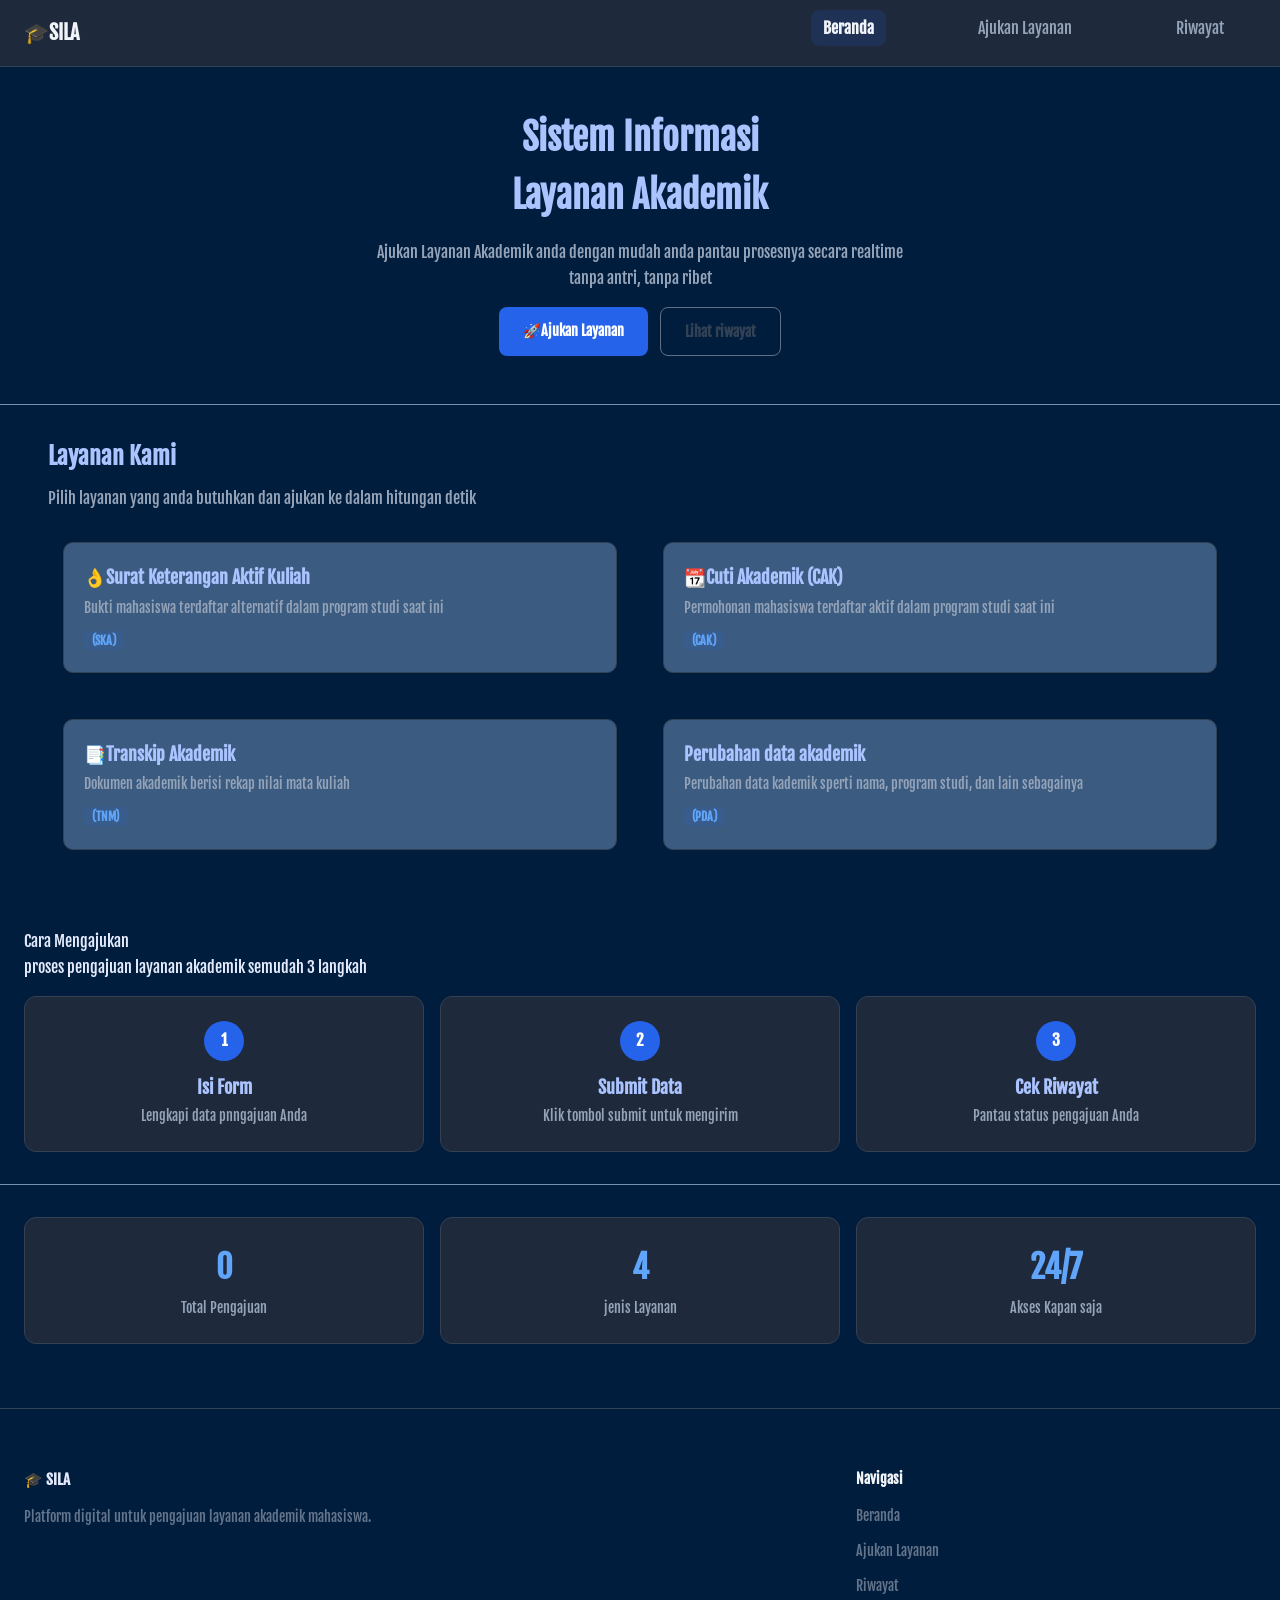
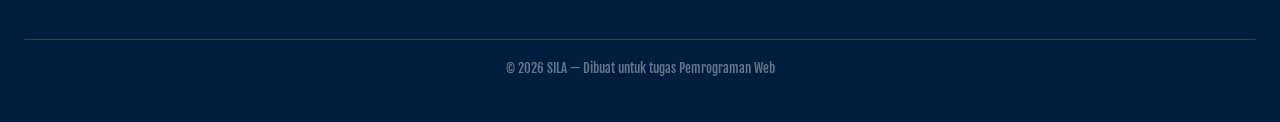
<file: index.html>
<!DOCTYPE html>
<html lang="en">
<head>
    <title>SILA - Sistem Informasi Layanan Akademik</title>
    <link rel = "stylesheet" href = "css/style.css">
    <link rel="preconnect" href="https://fonts.googleapis.com">
    <link rel="preconnect" href="https://fonts.gstatic.com" crossorigin>
    <link href="https://fonts.googleapis.com/css2?family=Fjalla+One&display=swap" rel="stylesheet">
</head>
<body>
    <!-- h1 = awal header -->
    <header class = "navbar">
        <div class = "navbar-inner container">
            <a href = "index.html" class = "logo">🎓SILA</a>
            <input type="checkbox" id="nav-toggle" class ="nav-toggle">
            <label for="nav-toggle" class = "nav-toggle-label">
                <span></span>
                <span></span>
                <span></span>
            </label>
            <nav>
                <ul class="nav-menu">
                    <li><a href = "index.html" class = "active">Beranda</a></li>
                    <li><a href = "ajukan.html">Ajukan Layanan</a></li>
                    <li><a href = "riwayat.html">Riwayat</a></li>
                </ul>
            </nav>
        </div>
    </header>
    <hr>
    <!-- Akhir Header -->

    <!-- awal main -->
     <!-- Hero -->
    <main>
        <section class = "hero">
            <div class="container">
                <h1>Sistem Informasi<br>Layanan Akademik</h1>
                <p> Ajukan Layanan Akademik anda dengan mudah anda pantau prosesnya secara realtime <br> tanpa antri, tanpa ribet</p>
                <div class = "hero-button">
                    <a href  = "ajukan.html" class=" btn btn-primary"> 🚀Ajukan Layanan</a>
                    <a href  = "riwayat.html" class=" btn btn-outline"> Lihat riwayat</a>
                </div>
            </div>
            
        </section>
        <hr>

        <!-- Daftar Layanan -->
        <section class = "section">
            <div class=" container">
                <h2> Layanan Kami</h2>
                <p class = "section-desc">Pilih layanan yang anda butuhkan dan ajukan ke dalam hitungan detik</p>
                <div class = "cards-grid">
                    <article class = "card">
                        <h3>👌Surat Keterangan Aktif Kuliah</h3>
                        <p> Bukti mahasiswa terdaftar alternatif dalam program studi saat ini</p>
                        <span class="cards-code">(SKA)</span>
                    </article>

                    <article class = "card">
                        <h3>📆Cuti Akademik (CAK)</h3>
                        <p> Permohonan mahasiswa terdaftar aktif dalam program studi saat ini</p>
                        <span class="cards-code">(CAK)</span>
                    </article>

                    <article class = "card">
                        <h3>📑Transkip Akademik</h3>
                        <p>Dokumen akademik berisi rekap nilai mata kuliah</p>
                        <span class="cards-code">(TNM)</span>
                    </article>

                    <article class = "card">
                        <h3>Perubahan data akademik</h3>
                        <p>Perubahan data kademik sperti nama, program studi, dan lain sebagainya</p>
                        <span class="cards-code">(PDA)</span>
                    </article>
                </div>
            </div>
        </section>

        <!-- Cara Mengajukan -->
        <section class = "section">
            <div class = "container>"
                <h2>Cara Mengajukan</h2>
                <p class = >proses pengajuan layanan akademik semudah 3 langkah</p>
                <div class = "steps-grid">
                    <div class = "step">
                        <div class ="step-number">1</div>
                        <h3>Isi Form</h3>
                        <p> Lengkapi data pnngajuan Anda</p>
                    </div>
                    <div class = "step">
                        <div class ="step-number">2</div>
                        <h3>Submit Data</h3>
                        <p>Klik tombol submit untuk mengirim</p>
                    </div>
                    <div class = "step">
                        <div class ="step-number">3</div>
                        <h3>Cek Riwayat</h3>
                        <p> Pantau status pengajuan Anda</p>
                    </div>
                </div>
            </div>
        </section>
        <hr>

        <!-- Statistik -->
        <section class = "section">
                <div class = "statistik-grid">
                    <div class = "statistik">
                        <div class = "stats-number">0</div>
                        <div class = "stats-label">Total Pengajuan</div>
                    </div>
                    <div class = "statistik">
                        <div class = "stats-number">4</div>
                        <div class = "stats-label">jenis Layanan</div>
                    </div>
                    <div class = "statistik">
                        <div class = "stats-number">24/7</div>
                        <div class = "stats-label">Akses Kapan saja</div>
                    </div>
                </div>
            </div>
        </section>
    </main>

    <!-- Akhir main -->
    <!-- awal footer -->
    <!-- FOOTER -->
    <footer class="footer">
        <div class="container footer-inner">
            <div>
                <strong>🎓 SILA</strong>
                <p>Platform digital untuk pengajuan layanan akademik mahasiswa.</p>
            </div>
            <div class= "footer-nav">
                <h4>Navigasi</h4>
                <ul>
                    <li><a href="index.html">Beranda</a></li>
                    <li><a href="ajukan.html">Ajukan Layanan</a></li>
                    <li><a href="riwayat.html">Riwayat</a></li>
                </ul>
            </div>
        </div>
        <div class="footer-bottom">
            <div class="container">
                <p>&copy; 2026 SILA — Dibuat untuk tugas Pemrograman Web</p>
            </div>
        </div>
    </footer>

</body>

</html>
</file>
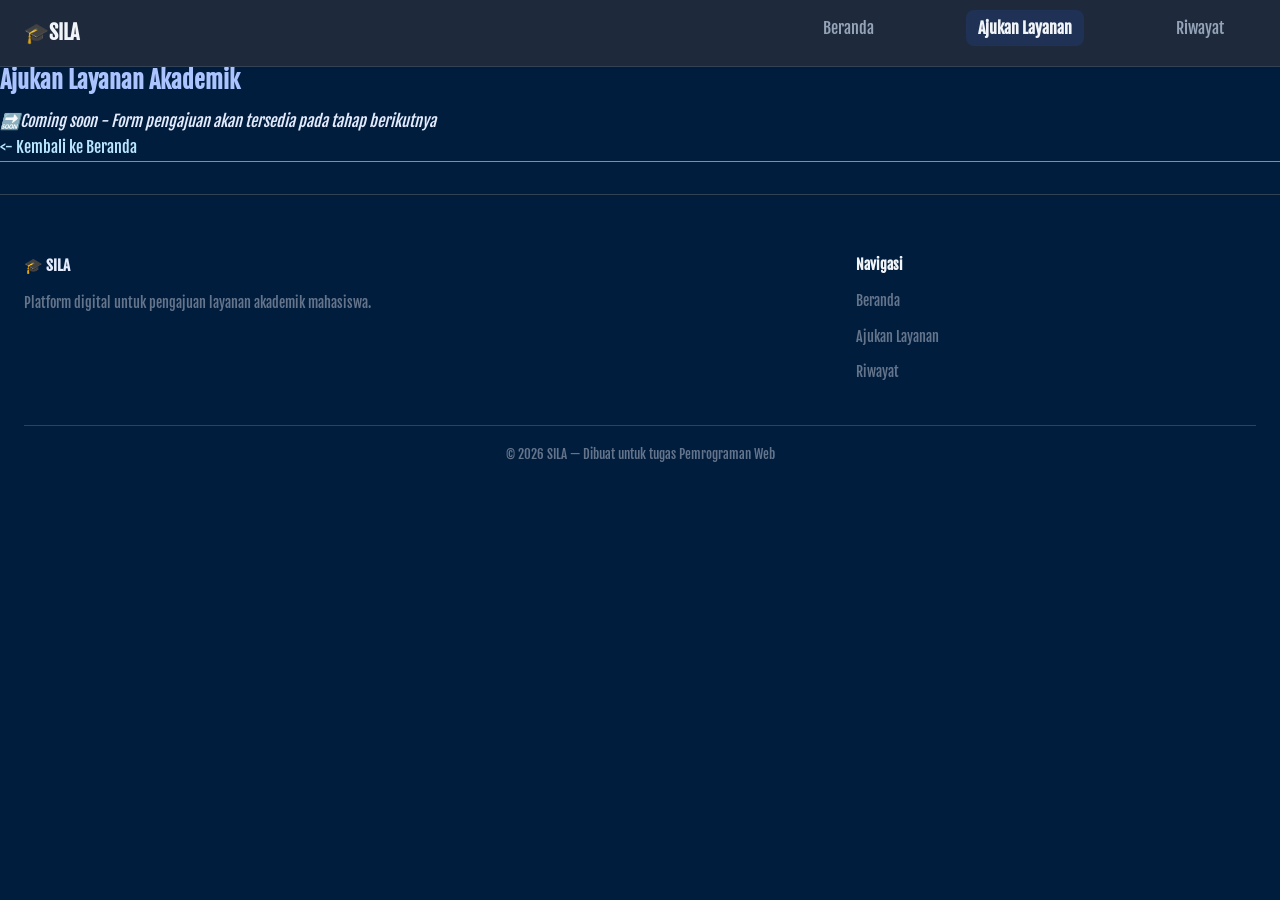
<file: ajukan.html>
<!DOCTYPE html>
<html lang="en">
<head>
    <title>SILA - Sistem Informasi Layanan Akademik</title>
    <link rel = "stylesheet" href = "css/style.css">
    <link rel="preconnect" href="https://fonts.googleapis.com">
    <link rel="preconnect" href="https://fonts.gstatic.com" crossorigin>
    <link href="https://fonts.googleapis.com/css2?family=Fjalla+One&display=swap" rel="stylesheet">
</head>
<body>
    <!-- h1 = awal header -->
    <header class = "navbar">
        <div class = "navbar-inner container">
            <a href = "index.html" class = "logo">🎓SILA</a>
            <input type="checkbox" id="nav-toggle" class ="nav-toggle">
            <label for="nav-toggle" class = "nav-toggle-label">
                <span></span>
                <span></span>
                <span></span>
            </label>
            <nav>
                <ul class="nav-menu">
                    <li><a href = "index.html">Beranda</a></li>
                    <li><a href = "ajukan.html" class = "active">Ajukan Layanan</a></li>
                    <li><a href = "riwayat.html">Riwayat</a></li>
                </ul>
            </nav>
        </div>
    </header>
    <hr>

    <main>
        <section>
            <h2>Ajukan Layanan Akademik</h2>
            <p><i>🔜Coming soon - Form pengajuan akan tersedia pada tahap berikutnya</i></p>
            <nav>
            <a href = "index.html"><- Kembali ke Beranda</a>
            </nav>
        </section>    
    </main>
    <hr>

    <footer class="footer">
        <div class="container footer-inner">
            <div>
                <strong>🎓 SILA</strong>
                <p>Platform digital untuk pengajuan layanan akademik mahasiswa.</p>
            </div>
            <div class= "footer-nav">
                <h4>Navigasi</h4>
                <ul>
                    <li><a href="index.html">Beranda</a></li>
                    <li><a href="layanan.html">Ajukan Layanan</a></li>
                    <li><a href="riwayat.html">Riwayat</a></li>
                </ul>
            </div>
        </div>
        <div class="footer-bottom">
            <div class="container">
                <p>&copy; 2026 SILA — Dibuat untuk tugas Pemrograman Web</p>
            </div>
        </div>
    </footer>
</body>
</html>
</file>
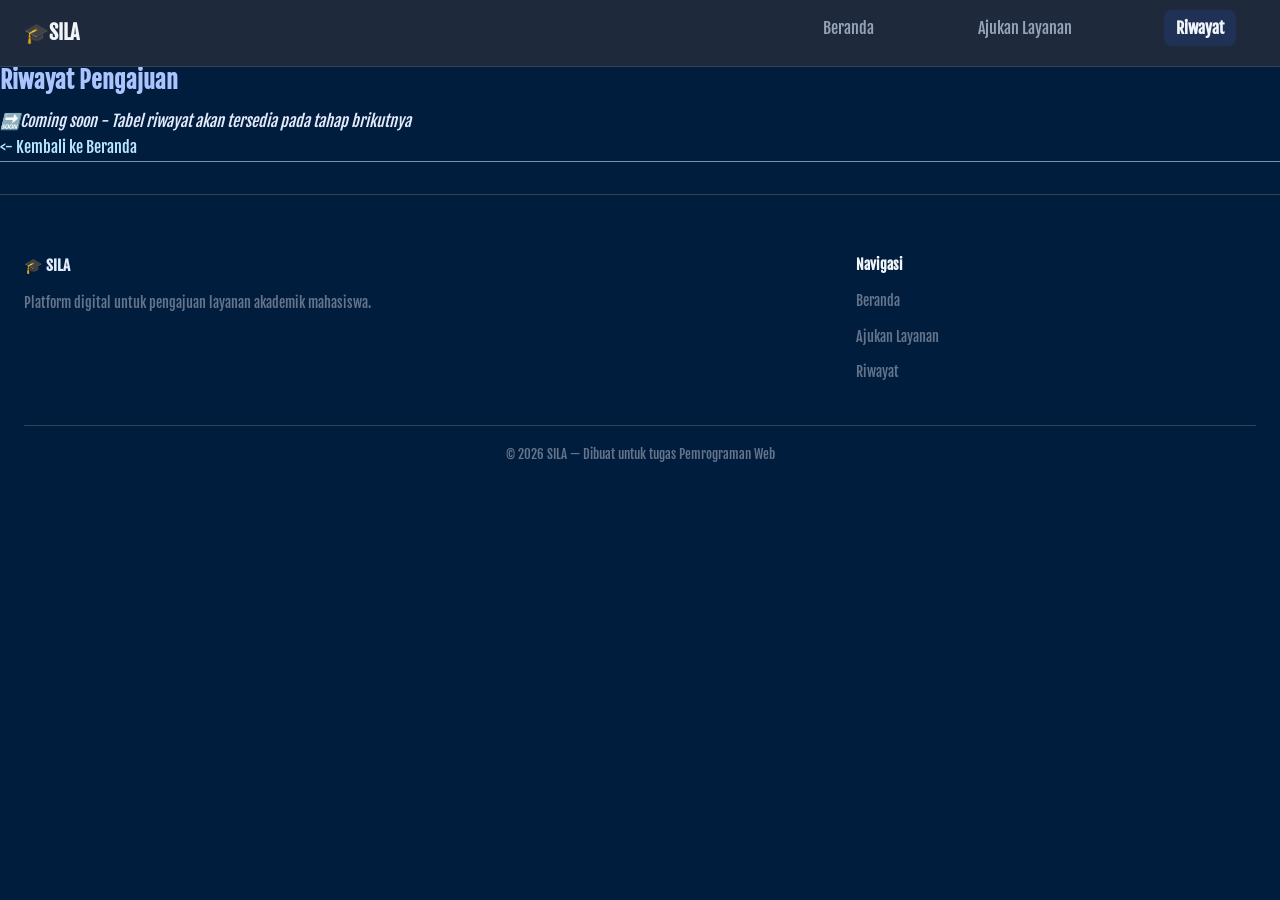
<file: riwayat.html>
<!DOCTYPE html>
<html lang="en">
<head>
    <title>SILA - Sistem Informasi Layanan Akademik</title>
    <link rel = "stylesheet" href = "css/style.css">
    <link rel="preconnect" href="https://fonts.googleapis.com">
    <link rel="preconnect" href="https://fonts.gstatic.com" crossorigin>
    <link href="https://fonts.googleapis.com/css2?family=Fjalla+One&display=swap" rel="stylesheet">
</head>
<body>
    <!-- h1 = awal header -->
    <header class = "navbar">
        <div class = "navbar-inner container">
            <a href = "index.html" class = "logo">🎓SILA</a>
            <input type="checkbox" id="nav-toggle" class ="nav-toggle">
            <label for="nav-toggle" class = "nav-toggle-label">
                <span></span>
                <span></span>
                <span></span>
            </label>
            <nav>
                <ul class="nav-menu">
                    <li><a href = "index.html" >Beranda</a></li>
                    <li><a href = "ajukan.html">Ajukan Layanan</a></li>
                    <li><a href = "riwayat.html" class = "active">Riwayat</a></li>
                </ul>
            </nav>
        </div>
    </header>
    <hr>

    <main>
        <section>
            <h2>Riwayat Pengajuan</h2>
            <p><i>🔜Coming soon - Tabel riwayat akan tersedia pada tahap brikutnya</i></p>
            <nav>
            <a href = "index.html"><- Kembali ke Beranda</a>
            </nav>
        </section>    
    </main>
    <hr>

    <footer class="footer">
        <div class="container footer-inner">
            <div>
                <strong>🎓 SILA</strong>
                <p>Platform digital untuk pengajuan layanan akademik mahasiswa.</p>
            </div>
            <div class= "footer-nav">
                <h4>Navigasi</h4>
                <ul>
                    <li><a href="index.html">Beranda</a></li>
                    <li><a href="layanan.html">Ajukan Layanan</a></li>
                    <li><a href="riwayat.html">Riwayat</a></li>
                </ul>
            </div>
        </div>
        <div class="footer-bottom">
            <div class="container">
                <p>&copy; 2026 SILA — Dibuat untuk tugas Pemrograman Web</p>
            </div>
        </div>
    </footer>
</body>
</html>
</file>
<file: css/style.css>
/* Css dasar M3 */

/* Reset dasar */
/* menghapus margin dan padding bawaan browser agar tampilan konsisten di semua browser, box sizing border-box untuk membuat lebar dan elemen sudah mencakup padding dan border */

*  {margin : 0;
    padding : 0;
    box-sizing : border-box;

}

body{
    background-color: #001D3D ;
    color : #E2EAFC;


    font-family: "Fjalla one", san-serif;
    line-height: 1.6;
    font-size: 16px;
    padding-top: 60px
}

h1,h2,h3 {
    color: #ABC4FF 
    ;}

    /* mengatur ketebal;an teks setiap judul */
    /* rem = ukuran teks default/realatif
    relatif trdpat font size root (biasanya 10px (1rem = 10px */
h1{
    font-size: 2rem;

    font-weight: 700;


}

h2{
    font-size: 1.5rem;
    margin-bottom: 10px;


}

h3{
    font-size: 1.1rem;
    margin-bottom: 4px;


}


    /* atur link/ nav */
a { 
    color : #B9E6FF;
    text-decoration : none;
}

/* saat link diarahkan kursor [hover] */
a:hover{
    color : bisque
}

/* garis pemisah atau hr tanpa border dan kurangi ketebalan , i px untuk mengatur ketebalan, solid itu jenis garis nya, dan warna*/
hr{
    border: none;
    border-top : 1px solid #7393b3;
    
}

/* margin dan padding
margin = menambah ruang di luar border
padding = didalam */

header{
    padding: 24px;
    border-bottom: 1px solid whitesmoke;;
    
}

/* subjudul berwarna sedikit lebih abu */
.subjudul{
    color: gray;
    font-size: 14px;
    margin-bottom:12px ; 
}

nav a{
    margin-right:20px ;
}

/* Ma- Main */
/* ketika menu aktf maka link akan menjadi warna cerah dan lebih tebal  */
.active{
    color: white;
    Font-weight: 700;
}

/* Hero */
.hero{
    padding : 48px 24px;
    text-align: center
}

.hero h2{
    font-size: 1.75rem;
    margin-bottom: 12px
}

.hero p{
    margin-bottom: 16px;
    color: #94a3b8
}

.section{
    padding: 32px 24px

}

.section-desc{
    color: #94a3b8;
    margin-bottom: 16px
}

/* CARD */
/* ada border tipis, sudut bporder melengkung atau radius */
.card{
    border: 1px solid #334155;
    background-color: #134;
    padding: 16px;
    border-radius: 10px;
    margin: 15px;
    transition: border 0.3s, transform 0.4s
}

.card:hover{
    border: 3px solid blue;
    transform: translateY(-4px)
}

.card p{
    color: #94a3b8;
    font-size: 0.9rem
}


li{
    margin-bottom: 8px;
    color: #94a3b8
}

li strong{
    color: white
}

/* footer */
footer{
    padding: 24px;
    font-size: 15px;
    line-height: 2
}

/* M5-Page Layout */

/* Batasi lebar konten maksimal 1000 mpx dn atur posisinya selalu di tengah halaman */
.container{
    max-width:1000 px;
    margin:0 auto;
    /* tengah horizontal */
    padding:0 24px;
}

.navbar{
    background-color: #1e293b;
    border-bottom: 1px solid #334155;
    padding: 16px 0
}

.navbar-inner{
    display: flex;
    justify-content: space-between;
    align-items: center
}

/* Logo teks brand */

.logo{
    font-size: 1.25rem;
    font-weight: 700;
    color: #f1f5f9
}

nav a:hover, nav a.active{
    color: #f1f5f9
}

/* Hero Section */
.hero-button{
    display: flex;
    justify-content: center;
    gap: 12px
}

.hero h1{
    font-size: 2.25rem;
    margin-bottom: 16px
}

/* Buttons */

.btn{
    display: inline-block;
    padding: 12px 24px;
    border-radius: 8px;
    font-size: 0.9rem;
    font-weight:600;
}

.btn-primary{
    background-color: #2563eb;
    color: #fff
}

.btn-outline{
    border: 1px solid #617085;
    color: #334155
}

.btn-primary:hover{
    background-color: #1d4ed8;
    color: #fff
}

.cards-grid{
    display: grid;
    grid-template-columns: 1fr 1fr;
    gap: 16px;
    margin-top: 16px
}

.cards-code{
    font-size: 0.75rem;
    font-weight: 600;
    color: #60a5fa;
    background-color: rgba(37, 99, 235, 0.1);
    padding: 2px 8px;
    border-radius: 4px
}

.card p{
    margin-bottom: #94a3b8;
    font-size: 0.9 rem;
    margin-bottom: 8px
}

.card{
    background-color: #3b5b81;
    padding: 20px
}

.steps-grid{
    display: flex;
    gap: 16px;
    margin-top: 16px
}

.step{
    flex: 1;
    /* Lebarnya sama rata */
    text-align: center;
    background-color: #1e293b;
    border: 1px solid #334155;
    border-radius: 12px;
    padding: 24px 16px
}

.step-number{
    width: 40px;
    height: 40px;
    background-color: #2563eb;
    color: #fff;
    border-radius: 50%;
    display: flex;
    align-items: center;
    justify-content: center;
    font-weight: 700;
    margin: 0 auto 12px
}

.step p{
    color: #94a3b8;
    font-size: 0.85rem
}

.statistik-grid{
    display: flex;
    gap: 16px
}

.statistik{
    flex: 1;
    text-align: center;
    background-color: #1e293b;
    border: 1px solid #334155;
    border-radius: 12px;
    padding: 24px
}

.stats-number{
    font-size: 2rem;
    font-weight: 700;
    color: #60a5fa
}

.stats-label{
    color: #94a3b8;
    font-size: 0.85rem;
    margin-top: 4px
    
}

/* --------------------------------
   Footer — menggunakan CSS Grid
   grid-template-columns: 2fr 1fr →
   kolom kiri 2x lebih lebar dari kolom kanan
   (2/3 vs 1/3 lebar total).
   -------------------------------- */
.footer {
    border-top: 1px solid #334155;
    margin-top: 32px;
}

.footer-inner {
    display: grid;
    grid-template-columns: 2fr 1fr;
    /* 2 kolom tidak sama */
    gap: 32px;
    padding: 32px 0;
}

.footer-inner p {
    color: #64748b;
    font-size: 0.875rem;
    margin-top: 8px;
}

.footer-inner h4 {
    color: #f1f5f9;
    margin-bottom: 8px;
    font-size: 0.9rem;
}

/* Link di footer tampil sebagai block (baris baru per link) */
.footer-inner a {
    display: block;
    color: #64748b;
    font-size: 0.85rem;
    margin-bottom: 4px;
}

.footer-inner a:hover {
    color: #93c5fd;
}

/* Baris paling bawah footer (copyright) */
.footer-bottom {
    border-top: 1px solid #334155;
    padding: 16px 0;
    text-align: center;
}

.footer-bottom p {
    font-size: 0.8rem;
    color: #64748b;
}

/* STRUKTUR NAVIGASI dan MENU */
/* =========================== */

.navbar{
    background-color: #1e293b;
    border-bottom: 1px solid #334155;
    padding: 16px 0;
    position: fixed;
    top:0;
    left:0;
    width:100%;
    z-index: 1000
}

.nav-menu{
    list-style: none;
    display: flex;
    gap: 60px;
}

.nav-menu li a{
    color: #94a3b8;
    font-size: 0.9 rem;
    padding: 8px 12px;
    border-radius: 8px;
}

.nav-menu li a:hover{
    color: #f1f5f9;
    background-color: rgba(255, 255, 255, 0.05)
}

/* Latar lebih terang untuk penanda aktif */
.nav-menu li a.active{
    color: #f1f5f9;
    font-weight: 600;
    background-color: rgba(37, 99, 235, 0.15);
}

/* Footer navigation list */
.footer-nav ul{
    list-style: none;
}


.footer-nav ul li a{
    color: #64748b;
    font-size: 0.85rem
}

.footer-nav ul li a:hover{
    color: #93c5fd;
}

/* menu toggle */
.nav-toggle{
    display: none
}

/* Label untuk toggle menu */
.nav-toggle-label{
    display: none;
    flex-direction: column;
    gap: 5px;
    cursor: pointer;
    gap: 4px;

}
.nav-toggle-label span{
    width: 24px;
    height: 3px;
    background-color: #f1f5f9;
    border-radius: 2px;
}

/* Media Queries */
/* Tampilan moil max width 768px */

/* Pada layar ini max width  */
@media (max-width: 768px) {
    .navbar-inner {
        flex-wrap: wrap;
    }

    .nav-toggle-label{
        display: flex;
    }

    nav {
        width: 100%;
        order: 3
    }

    .nav-menu{
        display: none;
        flex-direction: column;
        gap: 0;
        width: 100%;
        padding: 8px 0;
        border-top: 1px solid #334155;
        margin-top: 12px;
    }

    .nav-toggle:checked + .nav-toggle-label + nav .nav-menu {
        display: flex;
    }
    

    .nav-menu li a{
        display: block;
        padding: 10px 0;
        border-radius: 0;
    }

    /* M07 */
    /* Judul wb leih kecil di layar mobile/ tablet */
    .hero h1{
        font-size: 1.5 rem;
    }

    /* tombol berubah jadi vertikal ( 1 kolom) */
    .hero-button{
        flex-direction: column;

    }
    /* card dari 2 kolom menjadi 1 kolom */

    .cards-grid{
        grid-template-columns: 1fr;

    }

    .steps-grid{
        flex-direction: column;
    }

    .statistik-grid{
        flex-direction: column;
    }

    .footer-inner{
        grid-template-columns: 1fr;

    }

    .footer-nav{
        grid-template-columns: 1fr;
        gap: 24px;
    }

}

/* lyar mobile => 480px */
/* Judul lebih kecil lagi */
/* Tombol lebar penuh */
@media (max-width: 480px) {
    .hero h1{
        font-size: 1rem;

    }

    .hero p {
        font-size: 0.8 rem;
    }

    .btn{
        width: 100%;
        text-align: center;
    }

}

/* Animasi */
/* From poisi awal tersemmbunyi geser kebawah */
/* To posisi akhir terlihat, posisi normal */

@keyframes fadeIn{
    from{
        opacity: 0;
        transform: translateY(20px)
        /* geser kebaah sebanyak 20px */
    }

    to{
        opacity: 1;
        transform: translateY(0)

    }
}

body{
    /* Mengeksekusi animasi */
    animation: fadeIn 0.6s ease;
}
/* kalau body berarti semua */
/* kalau .hero berarti cuman di bagian hero   */
</file>
